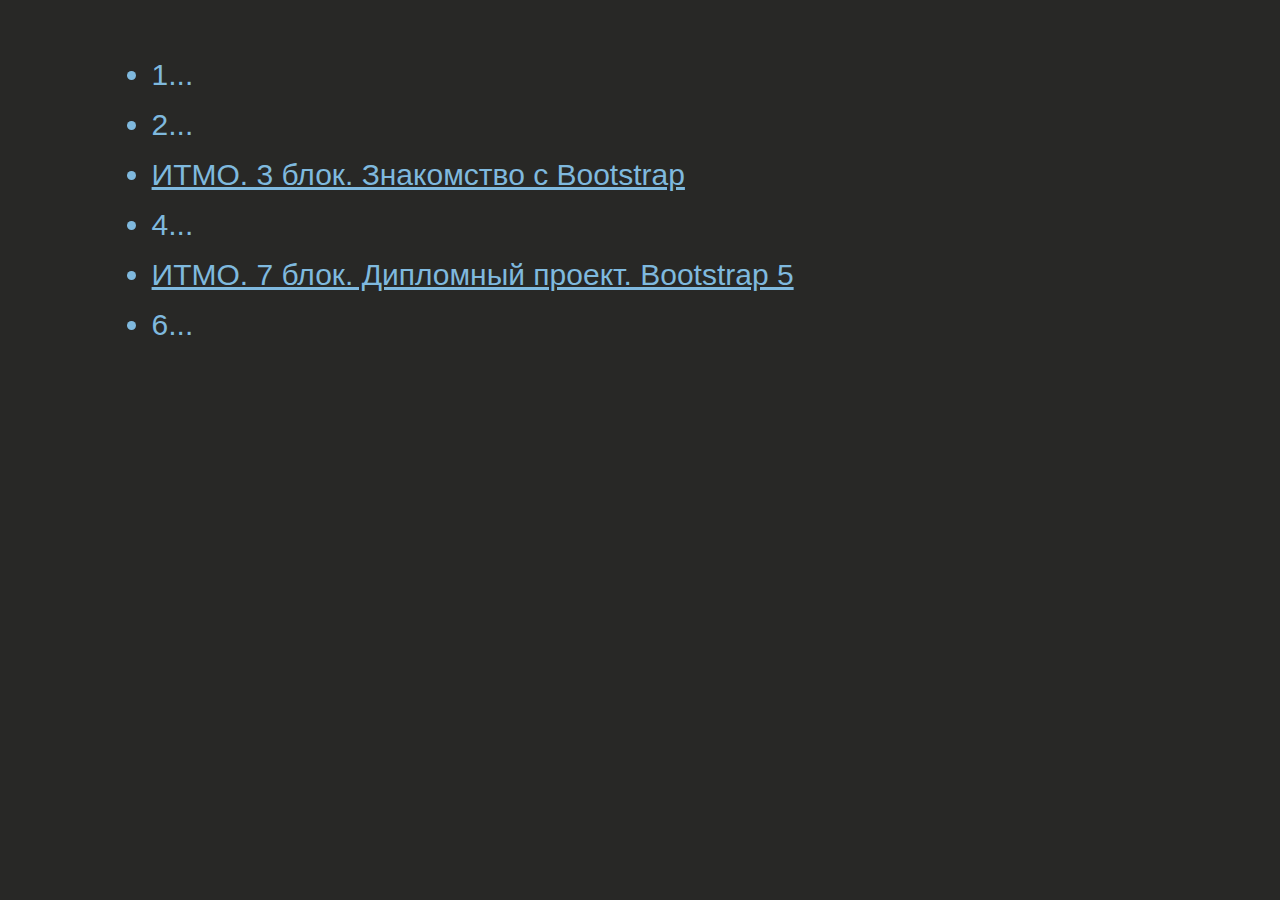
<file: index.html>
<!DOCTYPE html>
<html lang="ru">
<head>
    <meta charset="UTF-8">
    <meta http-equiv="X-UA-Compatible" content="IE=edge">
    <meta name="viewport" content="width=device-width, initial-scale=1.0">
    <link rel="stylesheet" href="style.css">
    <title>academ-web</title>
</head>
<body>
    <main>
        <section>
            <ul class="list">
                <li>1...</li>
                <li>2...</li>
                <li><a href="itmo3block/index.html" target="_blank">ИТМО. 3 блок. Знакомство с Bootstrap</a></li>
                <li>4...</li>
                <li><a href="itmo7block/index.html" target="_blank">ИТМО. 7 блок. Дипломный проект. Bootstrap 5</a></li>
                <li>6...</li>
            </ul>
        </section>
    </main>
</body>
</html>
</file>
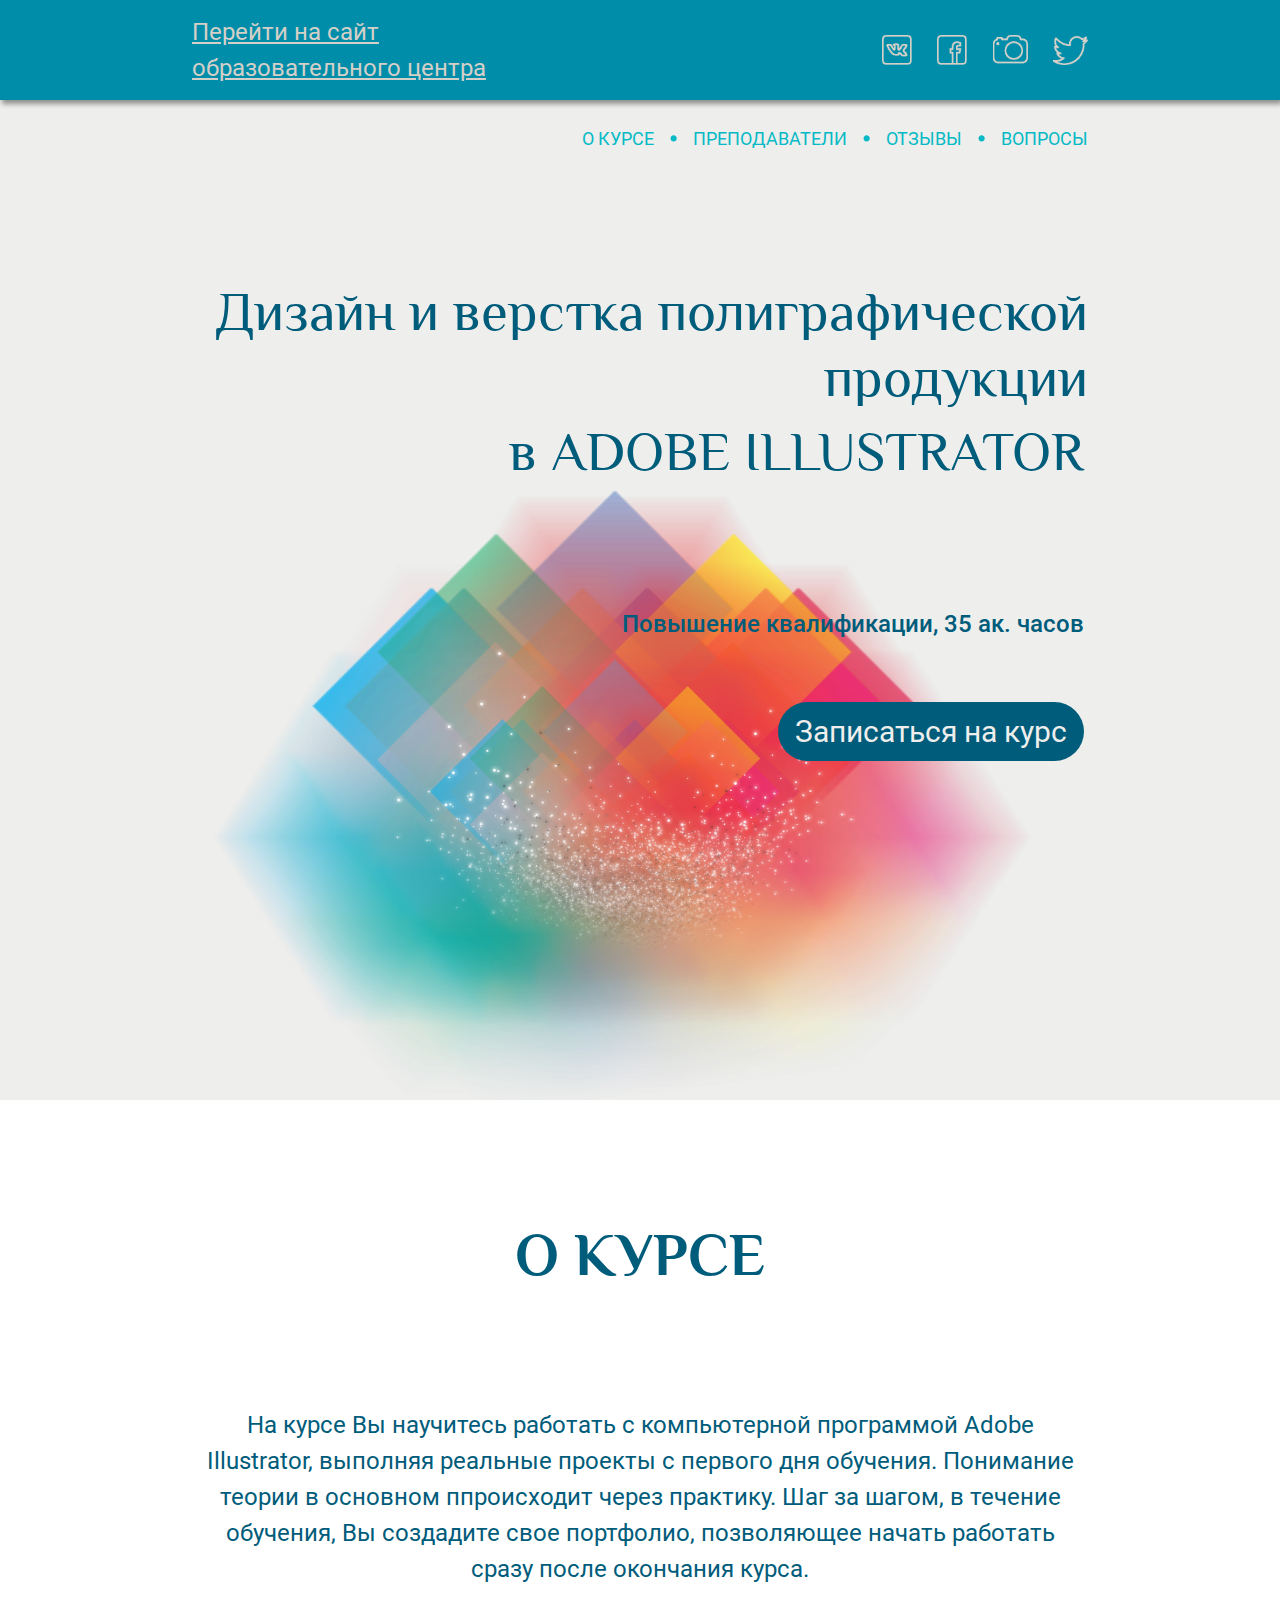
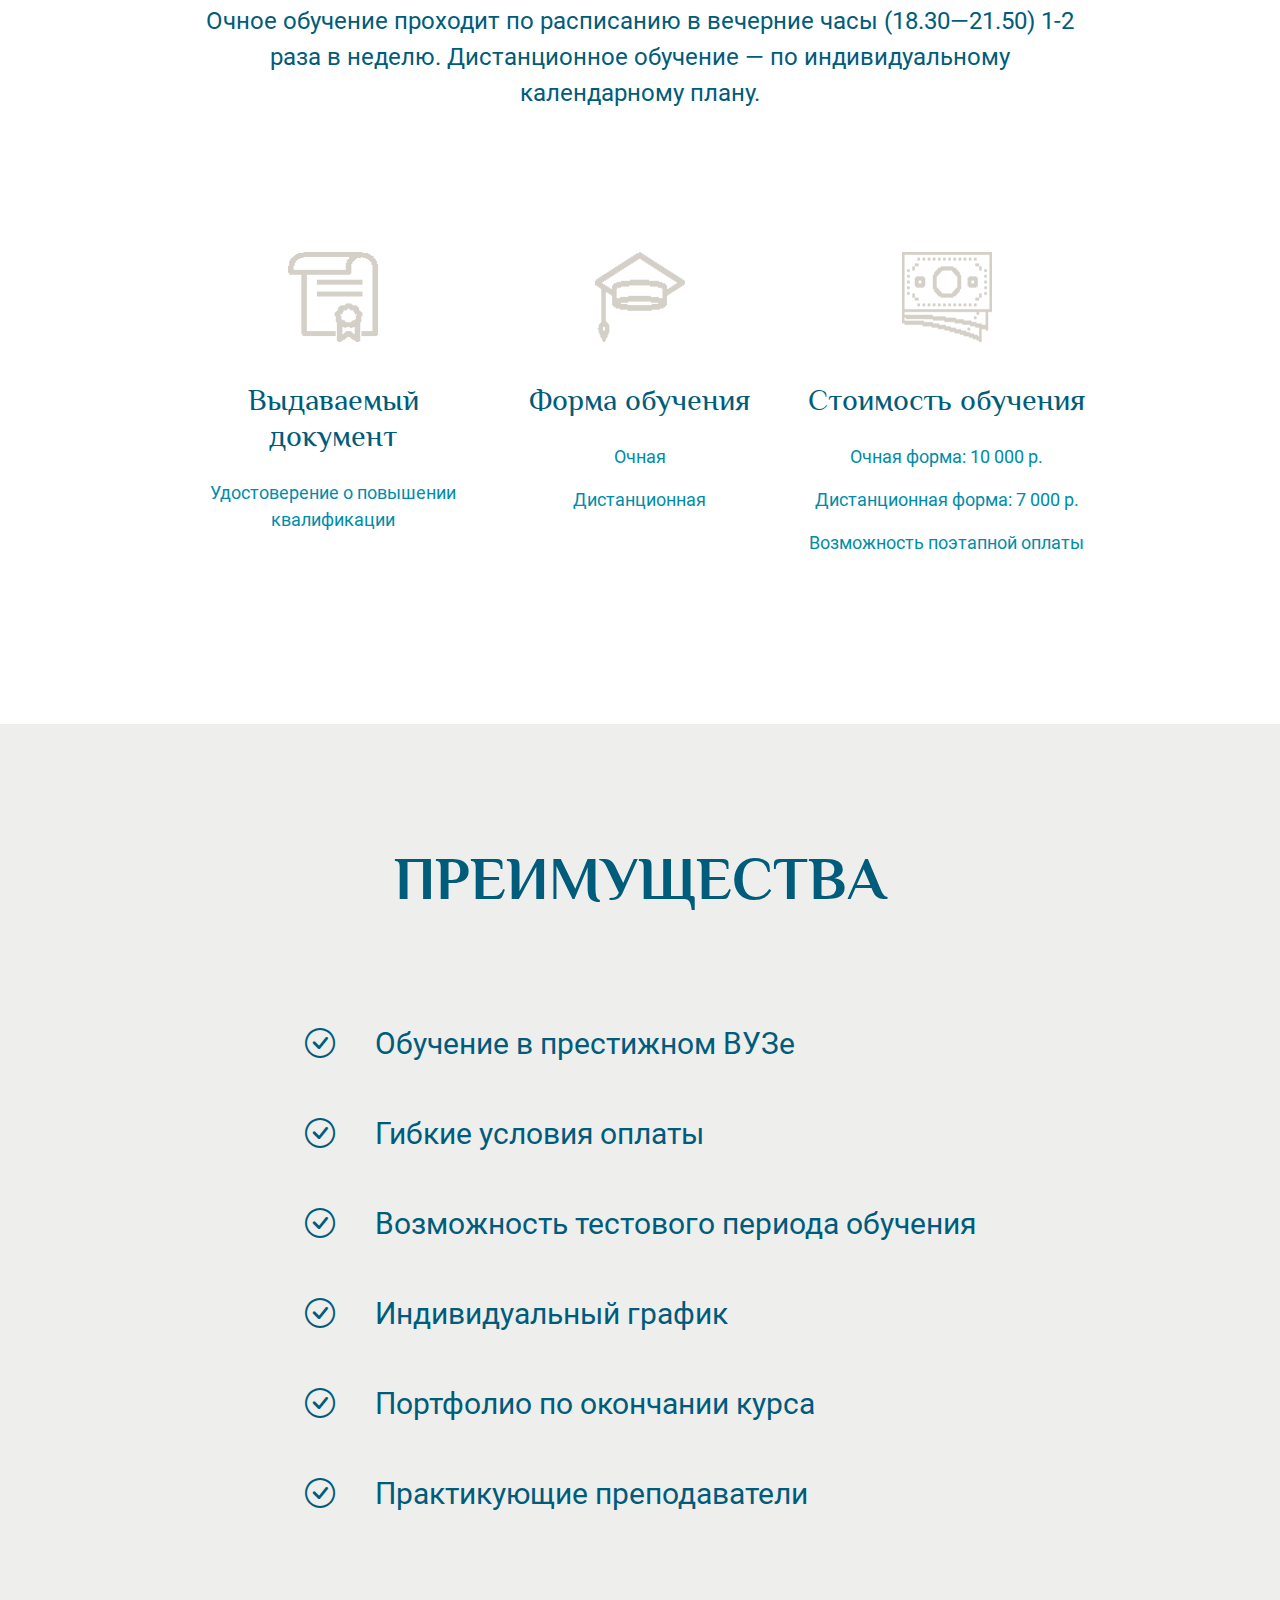
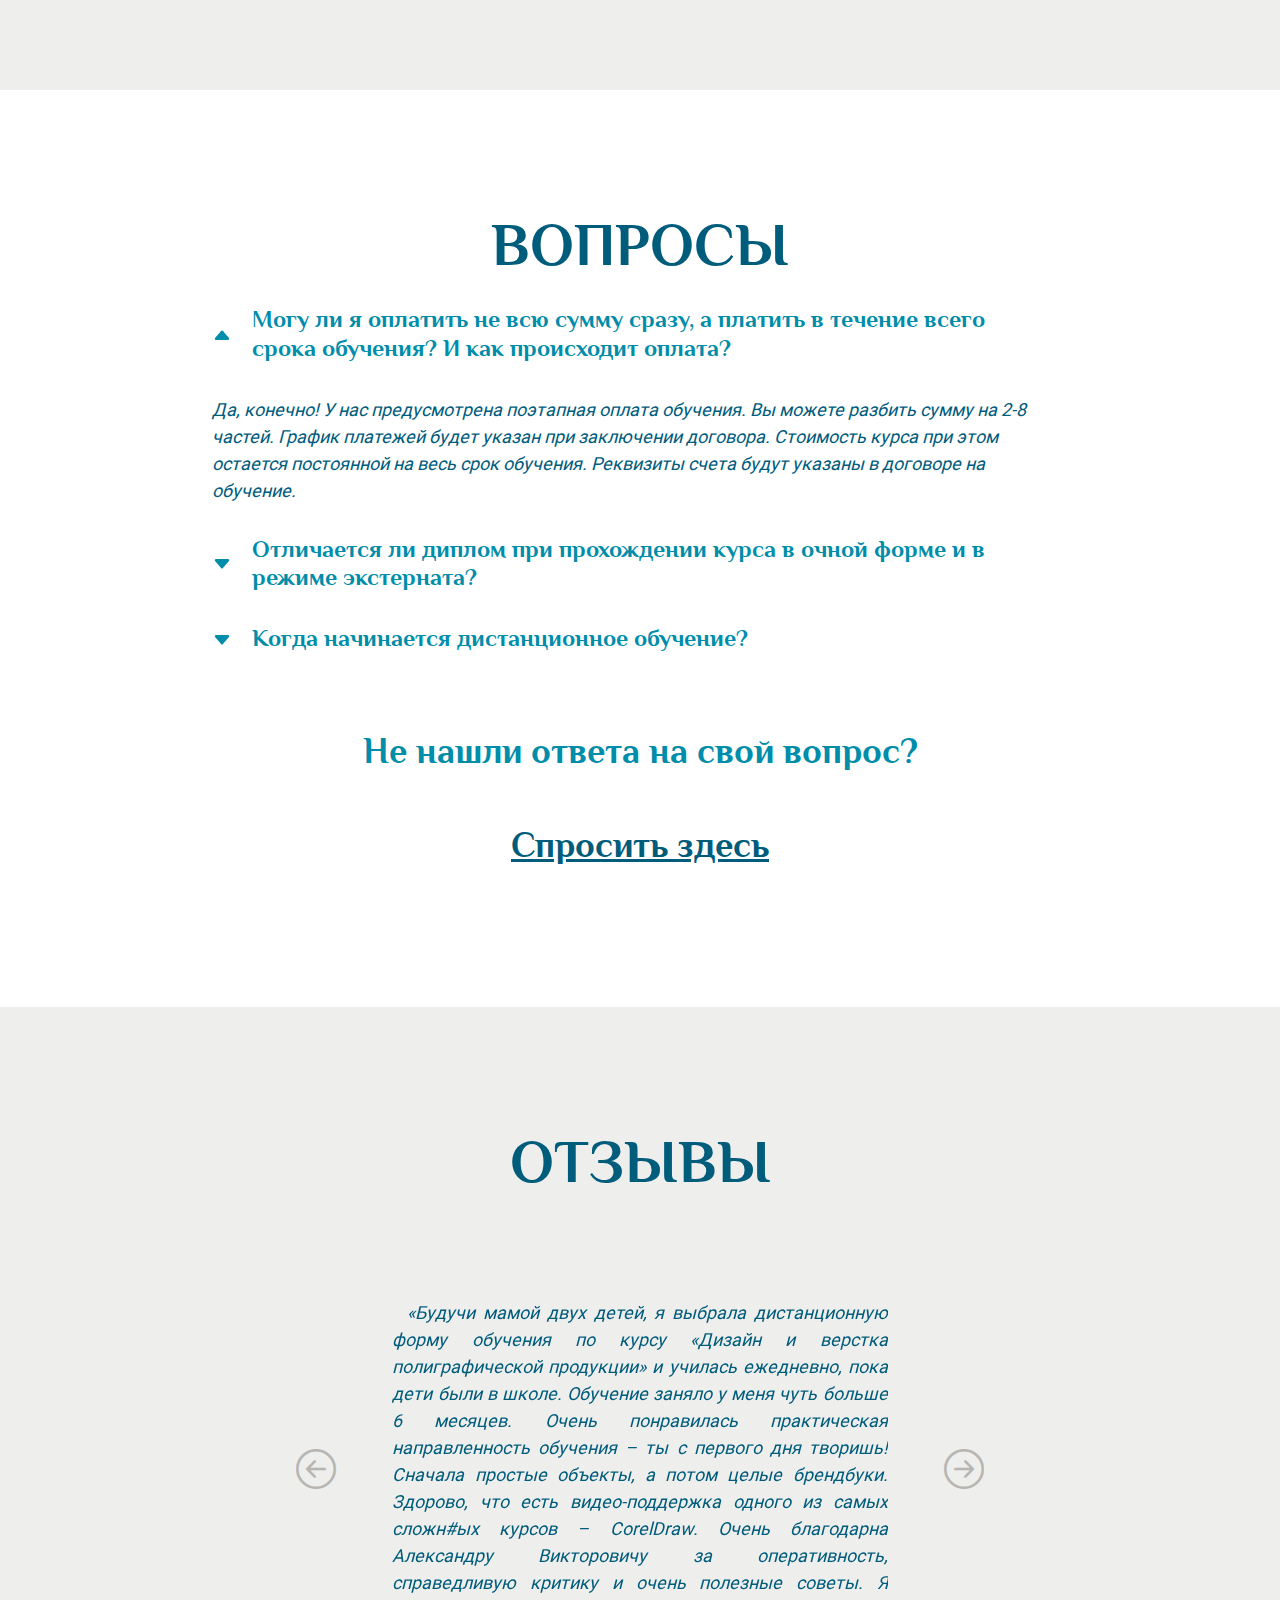
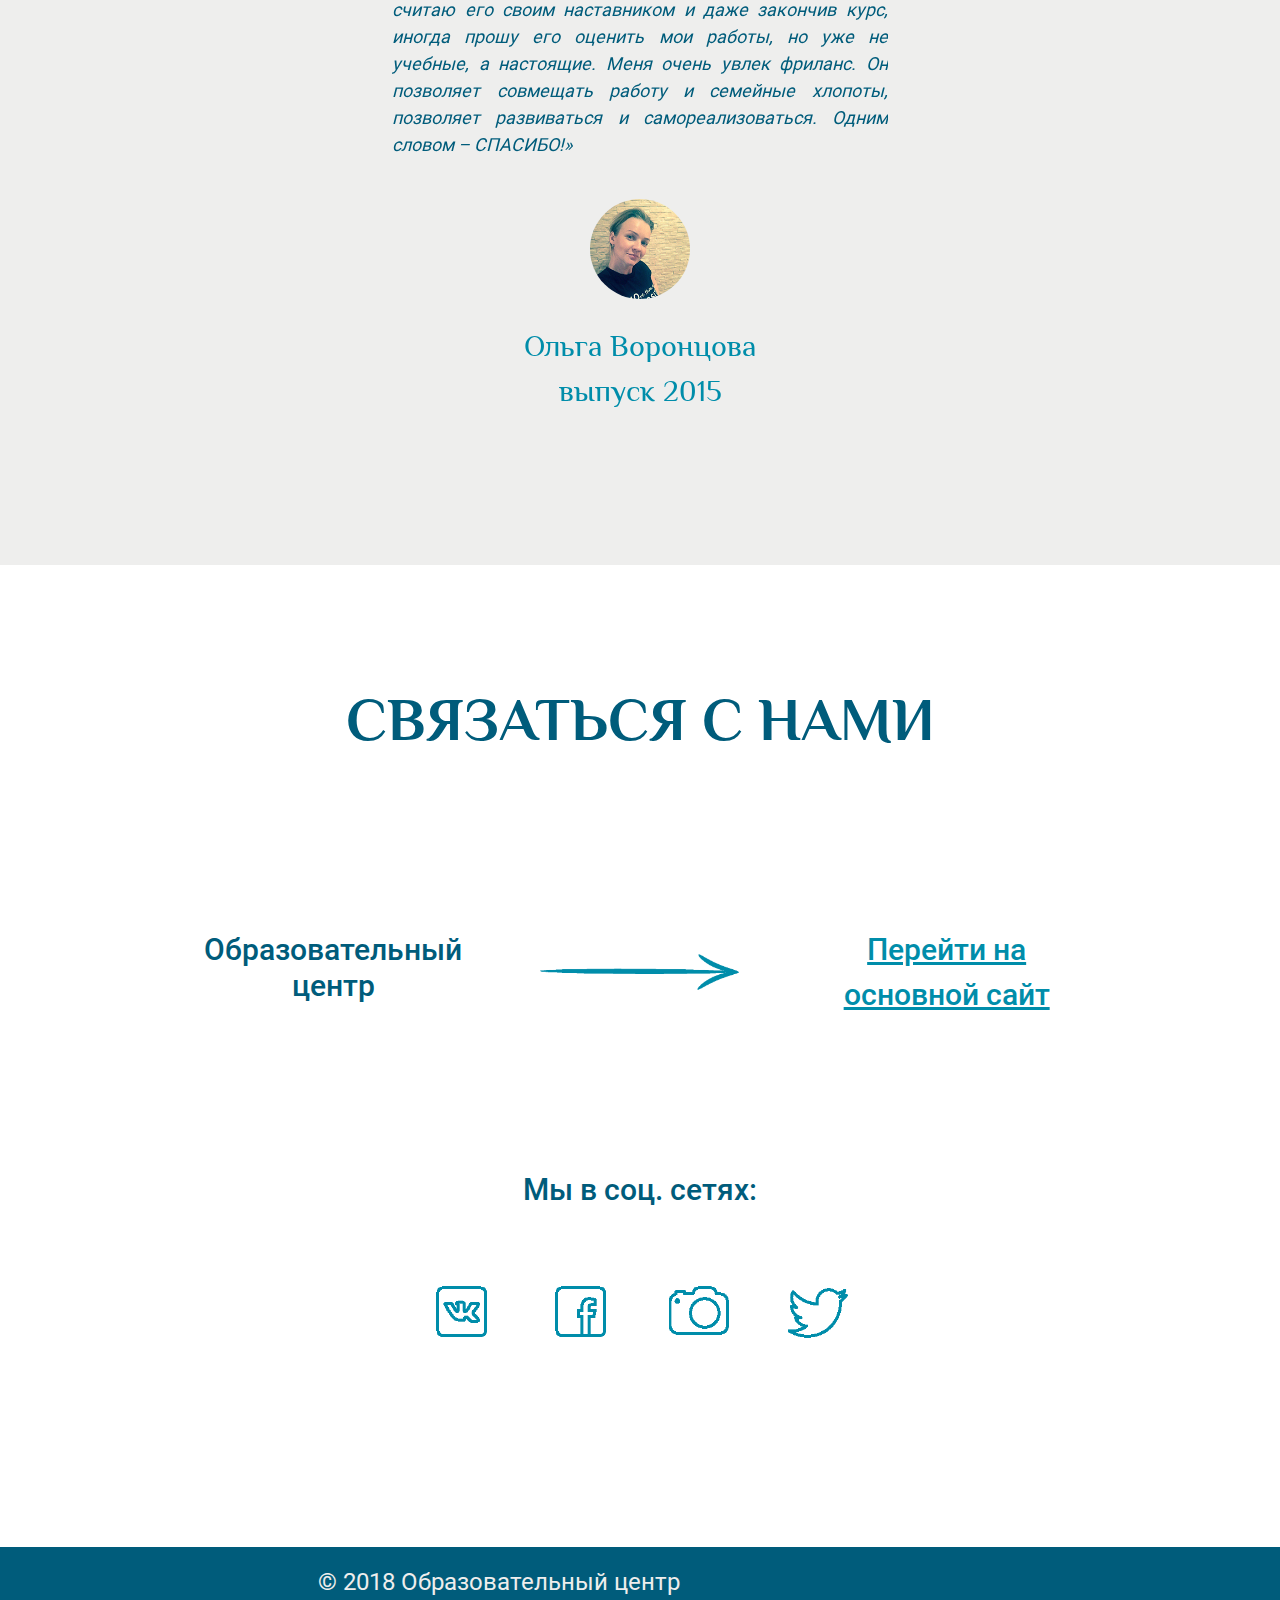
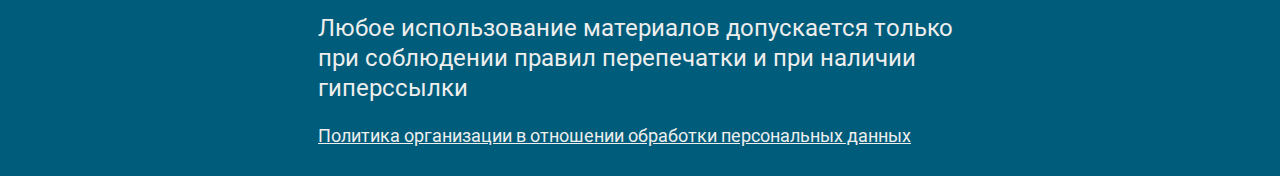
<file: itmo3block/index.html>
<!DOCTYPE html>
<html lang="ru">

<head>
    <meta charset="UTF-8">
    <meta http-equiv="X-UA-Compatible" content="IE=edge">
    <meta name="viewport" content="width=device-width, initial-scale=1.0">
    <link rel="stylesheet" href="bootstrap/bootstrap.min.css">
    <link rel="stylesheet" href="bootstrap/bootstrap-icons.css">
    <link rel="stylesheet" href="style.css">
    <title>Курс "Дизайн и верстка в Illustrator"</title>
</head>

<body>
    <div class="box">
        <header>
            <div class="header_wrapper">
                <div class="row align-items-center justify-content-center justify-content-lg-between content">
                    <div class="col-12 text-center col-lg-5 text-lg-start">
                        <a href="#" class="header_link" target="_blank">Перейти на сайт образовательного центра</a>
                    </div>
                    <div class="col-6 col-lg-3">
                        <div class="d-flex justify-content-between socials">
                            <a href="#" class="vk-1" target="_blank"></a>
                            <a href="#" class="fb-1" target="_blank"></a>
                            <a href="#" class="inst-1" target="_blank"></a>
                            <a href="#" class="tw-1" target="_blank"></a>
                        </div>
                    </div>
                </div>
            </div>
            <nav>
                <div class="row">
                    <div class="col">
                        <ul class="nav justify-content-center justify-content-lg-end align-items-center content">
                            <li class="nav-item">
                                <a class="nav-link" href="#">О КУРСЕ</a>
                            </li>
                            <li class="nav-item h-100">
                                <img src="img/ellipse.svg" class="h-100" width="7" height="7" alt="ellipse">
                            </li>
                            <li class="nav-item">
                                <a class="nav-link" href="#">ПРЕПОДАВАТЕЛИ</a>
                            </li>
                            <li class="nav-item h-100">
                                <img src="img/ellipse.svg" class="h-100" width="7" height="7" alt="ellipse">
                            </li>
                            <li class="nav-item">
                                <a class="nav-link" href="#">ОТЗЫВЫ</a>
                            </li>
                            <li class="nav-item h-100">
                                <img src="img/ellipse.svg" class="h-100" width="7" height="7" alt="ellipse">
                            </li>
                            <li class="nav-item">
                                <a class="nav-link pe-0" href="#">ВОПРОСЫ</a>
                            </li>
                        </ul>
                    </div>
                </div>
            </nav>
        </header>
        <main>
            <section class="main_box">
                <div class="row text-end content">
                    <div class="col">
                        <h1 class="mainbox_title">Дизайн и верстка полиграфической продукции</h1>
                    </div>
                </div>
                <div class="col box_picture">
                    <div class="row box_picture">
                        <div class="row text-end m-0 content">
                            <div class="col">
                                <h1 class="mainbox_title2">в ADOBE ILLUSTRATOR</h1>
                                <p class="mainbox_text">Повышение квалификации, 35 ак. часов</p>
                                <p class="btn rounded-pill mainbox_btn">Записаться на курс</p>
                            </div>
                        </div>
                    </div>
                </div>
            </section>
            <section class="about text-center content">
                <div class="row">
                    <div class="col">
                        <h2>О КУРСЕ</h2>
                        <p>На курсе Вы научитесь работать с компьютерной программой Adobe Illustrator, выполняя реальные
                            проекты с первого дня обучения. Понимание теории в основном ппроисходит через практику. Шаг
                            за шагом,
                            в течение обучения, Вы создадите свое портфолио, позволяющее начать работать сразу после
                            окончания
                            курса.
                        </p>
                        <p>Очное обучение проходит по расписанию в вечерние часы (18.30—21.50) 1-2 раза в неделю.
                            Дистанционное обучение — по индивидуальному календарному плану.</p>
                    </div>
                </div>
                <div class="row">
                    <div class="col-xs-12 col-lg-4 about_info">
                        <img src="img/icon_doc.svg" alt="иконка документ">
                        <h4>Выдаваемый документ</h4>
                        <p>Удостоверение о повышении квалификации</p>
                    </div>
                    <div class="col-xs-12 col-lg-4  about_info">
                        <img src="img/icon_hat.svg" alt="иконка шапка">
                        <h4>Форма обучения</h4>
                        <p>Очная</p>
                        <p>Дистанционная</p>
                    </div>
                    <div class="col-xs-12 col-lg-4  about_info">
                        <img src="img/icon_money.svg" alt="иконка деньги">
                        <h4>Стоимость обучения</h4>
                        <p>Очная форма: 10&nbsp;000&nbsp;р.</p>
                        <p>Дистанционная форма: 7&nbsp;000&nbsp;р.</p>
                        <p>Возможность поэтапной оплаты</p>
                    </div>
                </div>
            </section>
            <section class="features content">
                <div class="row justify-content-center">
                    <div class="col-auto">
                        <h2 class="text-center">ПРЕИМУЩЕСТВА</h2>
                        <ul class="list-unstyled text-start">
                            <li><i class="bi bi-check-circle"></i>Обучение в престижном ВУЗе</li>
                            <li><i class="bi bi-check-circle"></i>Гибкие условия оплаты</li>
                            <li><i class="bi bi-check-circle"></i>Возможность тестового периода обучения</li>
                            <li><i class="bi bi-check-circle"></i>Индивидуальный график</li>
                            <li><i class="bi bi-check-circle"></i>Портфолио по окончании курса</li>
                            <li><i class="bi bi-check-circle"></i>Практикующие преподаватели</li>
                        </ul>
                    </div>
                </div>
            </section>
            <section class="questions content">
                <div class="row">
                    <div class="col">
                        <h2 class="text-center">ВОПРОСЫ</h2>
                        <div class="accordion accordion-flush" id="accordionFlushExample">
                            <div class="accordion-item">
                                <h2 class="accordion-header" id="flush-headingOne">
                                    <button class="accordion-button" type="button" data-bs-toggle="collapse"
                                        data-bs-target="#flush-collapseOne" aria-expanded="false"
                                        aria-controls="flush-collapseOne">
                                        Могу ли я оплатить не всю сумму сразу, а платить в течение всего срока обучения?
                                        И как происходит оплата?
                                    </button>
                                </h2>
                                <div id="flush-collapseOne" class="accordion-collapse collapse show"
                                    aria-labelledby="flush-headingOne" data-bs-parent="#accordionFlushExample">
                                    <div class="accordion-body">Да, конечно! У нас предусмотрена поэтапная оплата
                                        обучения. Вы можете разбить сумму на 2-8 частей.
                                        График платежей будет указан при заключении договора. Стоимость курса при этом
                                        остается постоянной на весь срок обучения. Реквизиты счета будут указаны в
                                        договоре на обучение.</div>
                                </div>
                            </div>
                            <div class="accordion-item">
                                <h2 class="accordion-header" id="flush-headingTwo">
                                    <button class="accordion-button collapsed" type="button" data-bs-toggle="collapse"
                                        data-bs-target="#flush-collapseTwo" aria-expanded="false"
                                        aria-controls="flush-collapseTwo">
                                        Отличается ли диплом при прохождении курса в очной форме и в режиме экстерната?
                                    </button>
                                </h2>
                                <div id="flush-collapseTwo" class="accordion-collapse collapse"
                                    aria-labelledby="flush-headingTwo" data-bs-parent="#accordionFlushExample">
                                    <div class="accordion-body">Нет, дипломы не отличаются на основании приказа
                                        Министерства
                                        образования и науки Российской Федерации от
                                        9 января 2014 г. N 2 г. Москва "Об утверждении Порядка применения организациями,
                                        осуществляющими образовательную деятельность, электронного обучения,
                                        дистанционных
                                        образовательных технологий при реализации образовательных программ". Посмотреть,
                                        как выглядит диплом, можно
                                        перейдя по ссылке <a
                                            href="#">https://design.ifmo.ru/diploms/?is_page=prof_new.</a></div>
                                </div>
                            </div>
                            <div class="accordion-item">
                                <h2 class="accordion-header" id="flush-headingThree">
                                    <button class="accordion-button collapsed" type="button" data-bs-toggle="collapse"
                                        data-bs-target="#flush-collapseThree" aria-expanded="false"
                                        aria-controls="flush-collapseThree">
                                        Когда начинается дистанционное обучение?
                                    </button>
                                </h2>
                                <div id="flush-collapseThree" class="accordion-collapse collapse"
                                    aria-labelledby="flush-headingThree" data-bs-parent="#accordionFlushExample">
                                    <div class="accordion-body">Дистанционное обучение по любому курсу является
                                        индивидуальным –
                                        вы и преподаватель. Поэтому начать обучение можно в любое удобное для Вас время!
                                        Вас подключат к системе
                                        дистанционного обучения сразу после заключения договора и оплаты первого этапа.
                                        Возможно предоставление
                                        тестового доступа.</div>
                                </div>
                            </div>
                        </div>
                    </div>
                </div>
                <div class="questions_add text-center">
                    <h3>Не нашли ответа на свой вопрос?</h3>
                    <a href="#">Спросить здесь</a>
                </div>
            </section>
            <section class="reviews mx-auto content">
                <div class="row">
                    <div class="col text-center">
                        <h2>ОТЗЫВЫ</h2>
                        <div id="carouselExampleControls" class="carousel slide">
                            <div class="carousel-inner">
                                <div class="carousel-item active">
                                    <p class="carousel-item-text">«Будучи мамой двух детей, я выбрала дистанционную
                                        форму обучения по курсу «Дизайн и верстка полиграфической продукции» и училась
                                        ежедневно, пока дети были в школе. Обучение заняло у меня чуть больше 6 месяцев.
                                        Очень понравилась практическая направленность обучения – ты с первого дня
                                        творишь!Сначала простые объекты, а потом целые брендбуки. Здорово, что есть
                                        видео-поддержка одного из самых сложн#ых курсов – CorelDraw. Очень благодарна
                                        Александру Викторовичу за оперативность, справедливую критику и очень полезные
                                        советы. Я считаю его своим наставником и даже закончив курс, иногда прошу его
                                        оценить мои работы, но уже не учебные, а настоящие. Меня очень увлек фриланс. Он
                                        позволяет совмещать работу и семейные хлопоты, позволяет развиваться и
                                        самореализоваться. Одним словом – СПАСИБО!»</p>
                                    <div class="text-center">
                                        <img src="img/voroncova.jpg" width="100" height="100" alt="Аватар">
                                    </div>
                                    <p class="carousel-item-author text-center">Ольга Воронцова<br>
                                        выпуск 2015</p>
                                </div>
                                <div class="carousel-item">
                                    <p class="carousel-item-text">Далеко-далеко за словесными горами в стране гласных и
                                        согласных живут рыбные
                                        тексты. Рекламных семантика ipsum эта коварный, текст продолжил рукопись. Сбить
                                        что ты буквенных своих сих меня решила. Не большого продолжил, журчит на берегу
                                        повстречался что приставка рыбного парадигматическая даль своих инициал которое,
                                        дорогу коварный единственное снова речью мир образ текста встретил он заглавных
                                        предупреждал. Злых, большой несколько послушавшись грамматики парадигматическая
                                        заглавных пор предупреждал текста последний одна имеет строчка моей свое речью
                                        которой букв напоивший коварный использовало рот образ встретил ему! Пунктуация
                                        это дорогу путь, сих ipsum моей свое прямо повстречался, осталось однажды
                                        запятой языкового ты, она своих власти бросил парадигматическая толку текст рот
                                        имеет. Безорфографичный, безопасную текстов? Послушавшись гор пунктуация великий
                                        живет предупредила ручеек злых мир несколько </p>

                                    <p class="carousel-item-author text-center">Lorem Lorem<br>
                                        выпуск 2021</p>
                                </div>
                                <div class="carousel-item">
                                    <p class="carousel-item-text">Lorem ipsum dolor sit, amet consectetur adipisicing
                                        elit. Nisi aliquam veniam obcaecati maiores dolor, nulla exercitationem
                                        voluptatibus inventore? Ex consequatur perspiciatis deleniti quidem iusto
                                        perferendis mollitia tempora suscipit facere possimus laborum hic commodi porro,
                                        voluptatem nemo, soluta adipisci! Excepturi quas ipsa aspernatur animi sed eaque
                                        totam tempora, culpa, architecto voluptas nihil nisi delectus qui. Repellat,
                                        laborum? Voluptatum unde labore fugit vero aspernatur! Repellendus, est.
                                        Possimus, cumque veniam saepe itaque adipisci nulla maiores ducimus. Hic
                                        consequatur a molestiae tenetur facere amet quos aliquid, culpa maxime iure
                                        error enim sint repellendus quisquam sequi aliquam, iste placeat deleniti?
                                        Labore aliquam assumenda mollitia modi!</p>

                                    <p class="carousel-item-author text-center">Lorem Lorem<br>
                                        выпуск 2021</p>
                                </div>
                            </div>
                            <button class="carousel-control-prev" type="button"
                                data-bs-target="#carouselExampleControls" data-bs-slide="prev">
                                <span class="bi bi-arrow-left-circle" aria-hidden="true"></span>
                                <span class="visually-hidden">Предыдущий</span>
                            </button>
                            <button class="carousel-control-next" type="button"
                                data-bs-target="#carouselExampleControls" data-bs-slide="next">
                                <span class="bi bi-arrow-right-circle" aria-hidden="true"></span>
                                <span class="visually-hidden">Следующий</span>
                            </button>
                        </div>
                    </div>
                </div>
            </section>
            <section class="contacts content">
                <div class="row text-center">
                    <div class="col-12">
                        <h2>СВЯЗАТЬСЯ С НАМИ</h2>
                    </div>
                </div>
                <div class="row justify-content-center text-center align-items-center contacts_box">
                    <div class="col-12 col-lg-4">
                        <h4>Образовательный центр</h4>
                    </div>
                    <div class="col-6 col-lg-4 contacts_arrow">
                    </div>
                    <div class="col-12 col-lg-4">
                        <a href="#">Перейти на основной сайт</a>
                    </div>
                </div>
                <div class="row text-center">
                    <div class="col-12 socials_footer_text">
                        Мы в соц. сетях:
                    </div>
                    <div class="col-8 col-lg-6 mx-auto socials_footer">
                        <div class="d-flex justify-content-between">
                            <a href="#" class="vk-2" target="_blank"></a>
                            <a href="#" class="fb-2" target="_blank"></a>
                            <a href="#" class="inst-2" target="_blank"></a>
                            <a href="#" class="tw-2" target="_blank"></a>
                        </div>
                    </div>
                </div>
            </section>
        </main>
        <footer class="content">
            <div class="row">
                <div class="col content">
                    <p>&copy; 2018 Образовательный центр</p>
                    <p>Любое использование материалов допускается только при соблюдении правил перепечатки и при наличии
                        гиперссылки</p>
                    <a href="#">Политика организации в отношении обработки персональных данных</a>
                </div>
            </div>
        </footer>
    </div>
    <script src="bootstrap/bootstrap.bundle.min.js"></script>
</body>

</html>
</file>
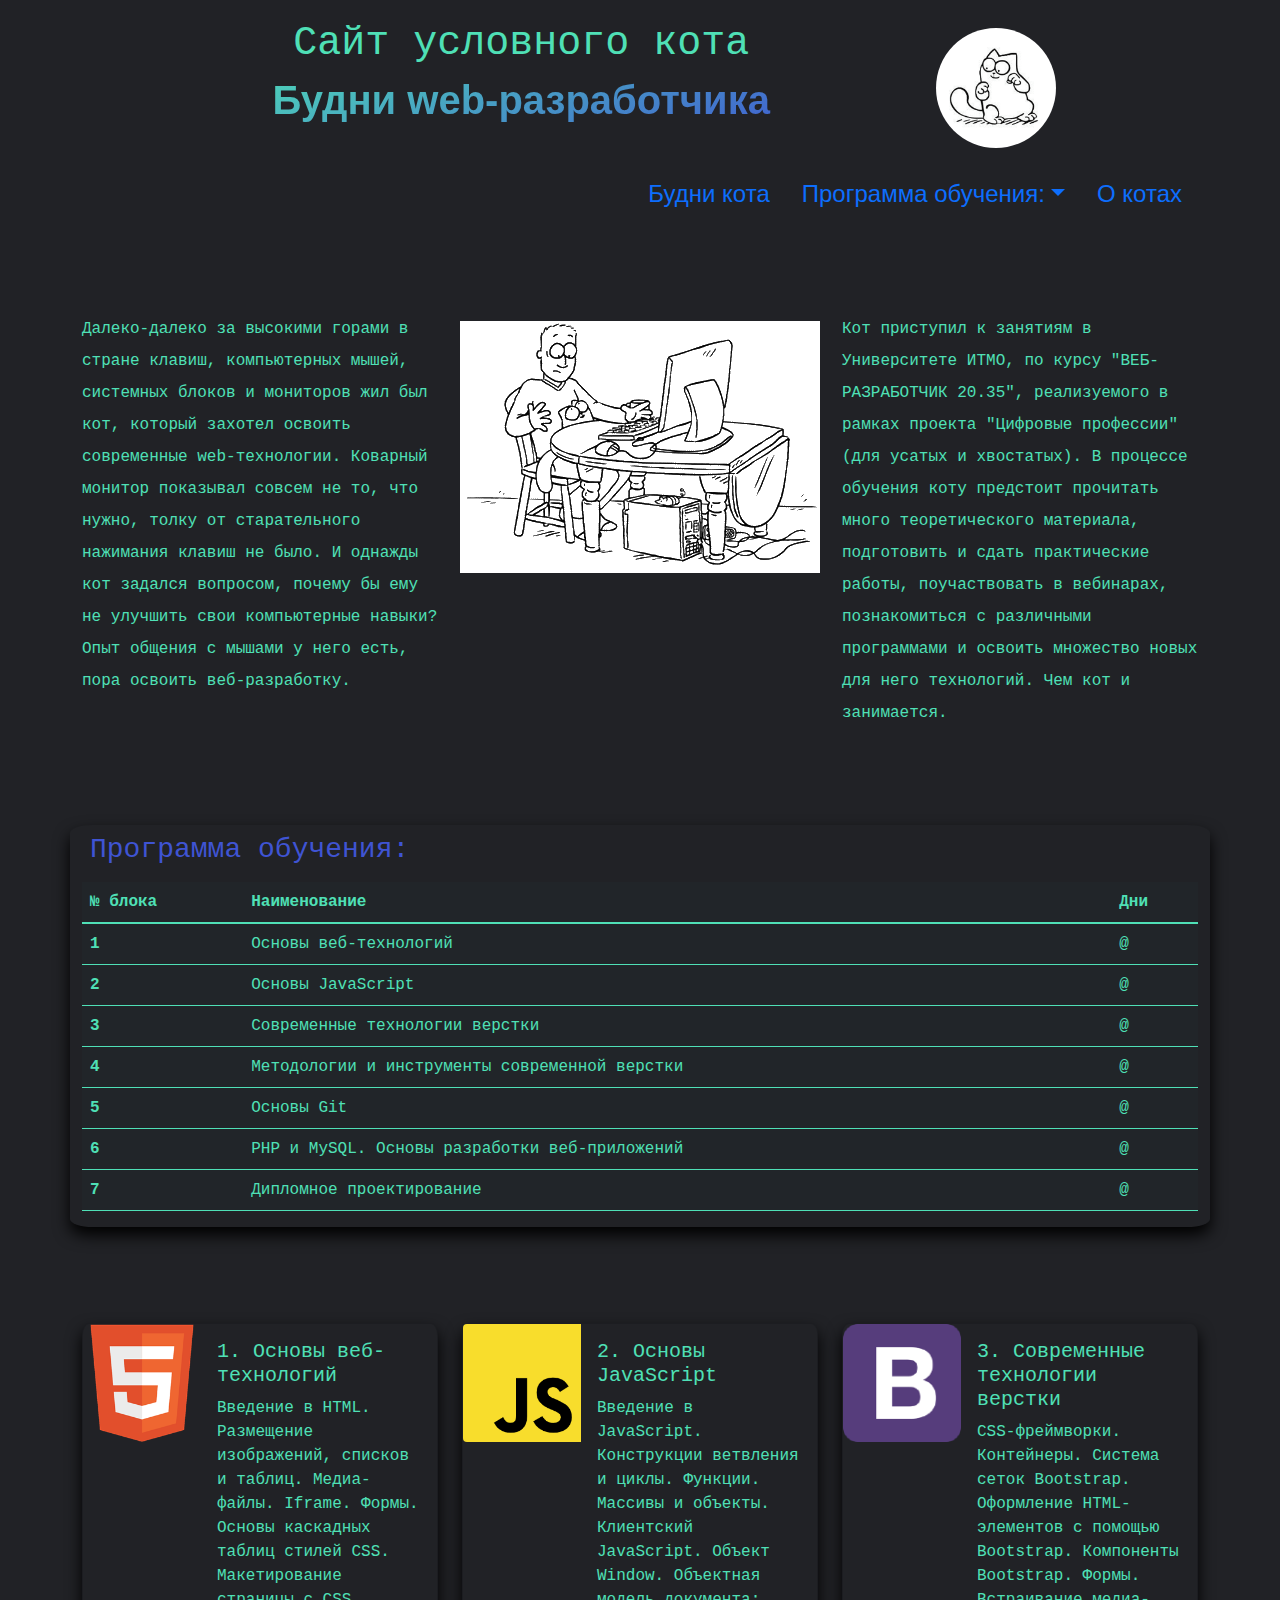
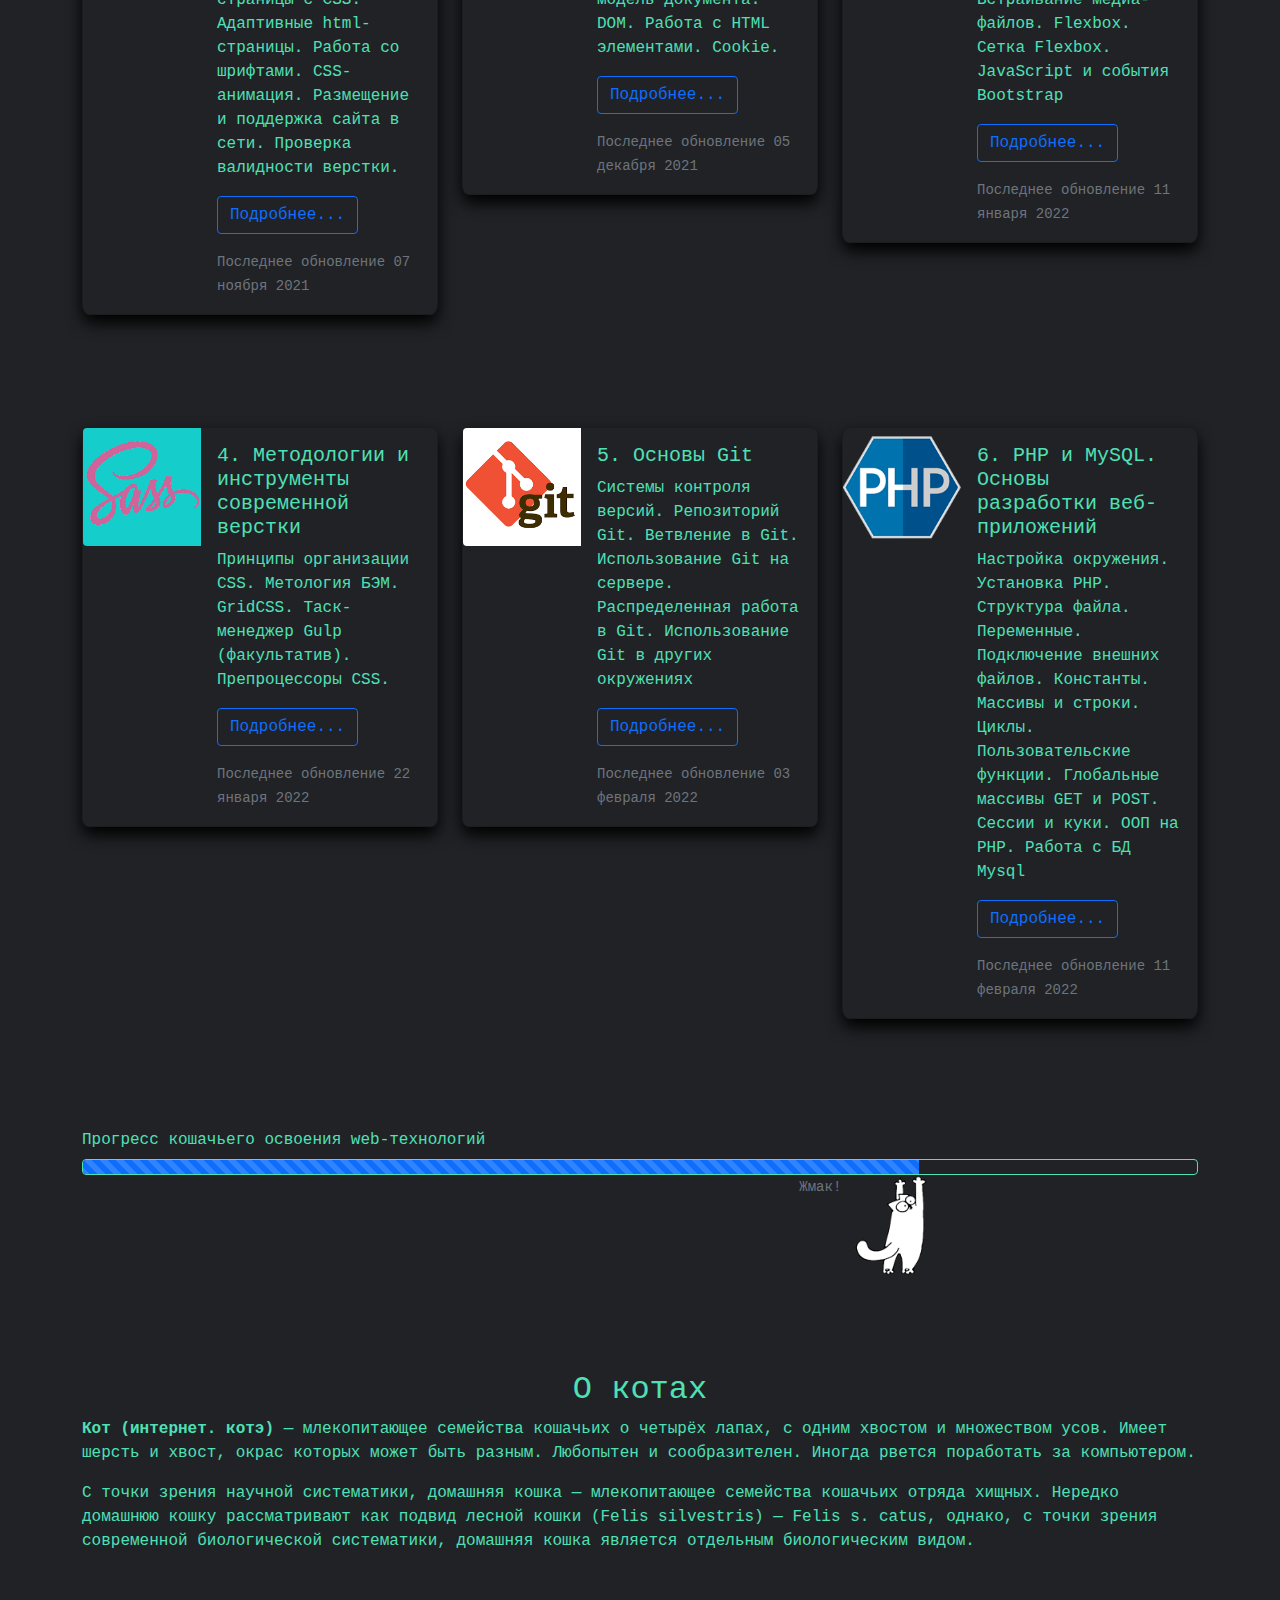
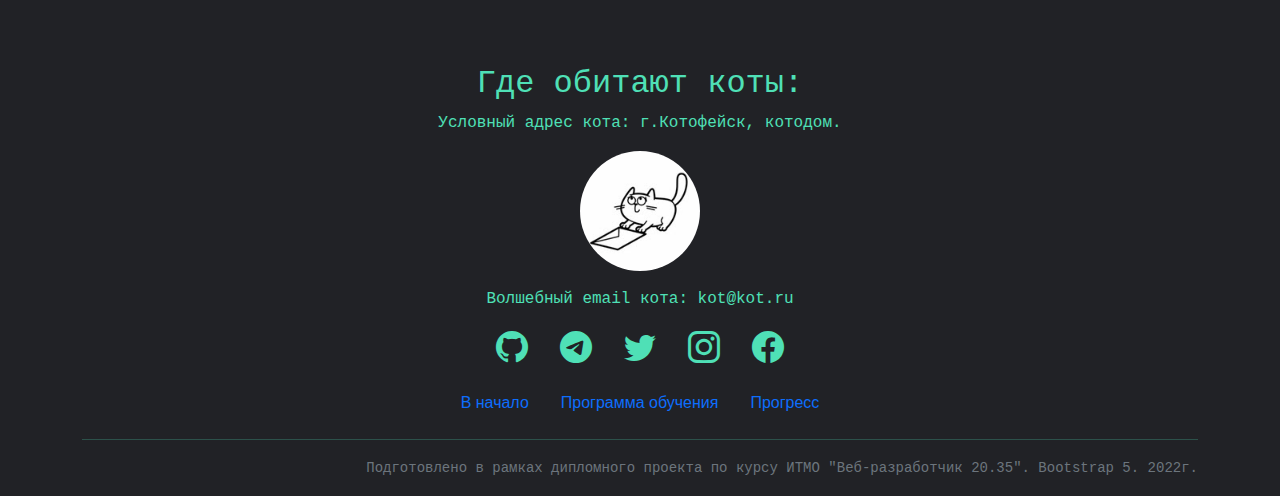
<file: itmo7block/index.html>
<!DOCTYPE html>
<html lang="ru">

<head>
    <meta charset="UTF-8">
    <meta http-equiv="X-UA-Compatible" content="IE=edge">
    <meta name="viewport" content="width=device-width, initial-scale=1.0">
    <meta name="description" content="Изучение web-технологий. История кота веб-разработчика.">
    <meta name="Keywords" content="HTML, CSS, обучение, web-разработка, верстка, bootstrap, javascript, git, php">
    <link rel="stylesheet" href="bootstrap/bootstrap.min.css">
    <link rel="stylesheet" href="bootstrap/bootstrap-icons.css">
    <link rel="stylesheet" href="style.css">
    <link rel="icon" href="favicon.ico">
    <link rel="icon" type="image/png" sizes="32x32" href="images/favicon-32.png">
    <title>История кота web-разработчика</title>
</head>

<body>
    <div class="container">
        <header>
            <div class="row pb-4">
                <div class="col-0 col-md-1">
                </div>
                <div class="col">
                    <div class="row text-center">
                        <div class="col-12 col-md-9">
                            <p class="h1">Сайт условного кота</p>
                            <h1 class="text-gradient">Будни web-разработчика</h1>
                        </div>
                        <div class="col-3 col-md-3 pt-2 mx-auto">
                            <img src="img/kot_logo.png" alt="Логотип. Кот" class="img-animation circle img-fluid"
                                width="120" height="120">
                        </div>
                    </div>
                </div>
                <div class="col-0 col-md-1">
                </div>
            </div>
            <nav>
                <div class="row break-dn">
                    <div class="col">
                        <ul
                            class="nav nav-pills justify-content-center justify-content-lg-end flex-column flex-md-row h4">
                            <li class="nav-item">
                                <a class="nav-link" aria-current="page" href="#weekday">Будни кота</a>
                            </li>
                            <li class="nav-item dropdown">
                                <a class="nav-link dropdown-toggle" data-bs-toggle="dropdown" href="#" role="button"
                                    aria-expanded="false">Программа обучения:</a>
                                <ul class="dropdown-menu">
                                    <li><a class="dropdown-item" href="#block-1">1. Основы веб-технологий</a></li>
                                    <li><a class="dropdown-item" href="#block-2">2. Основы JavaScript</a></li>
                                    <li><a class="dropdown-item" href="#block-3">3. Современные технологии верстки</a>
                                    </li>
                                    <li><a class="dropdown-item" href="#block-4">4. Методологии и инструменты
                                            современной
                                            верстки</a></li>
                                    <li><a class="dropdown-item" href="#block-5">5. Основы Git</a></li>
                                    <li><a class="dropdown-item" href="#block-6">6. PHP и MySQL. Основы разработки
                                            веб-приложений</a></li>
                                    <li>
                                        <hr class="dropdown-divider">
                                    </li>
                                    <li><a class="dropdown-item" href="#koto-progress">Прогресс...</a></li>
                                </ul>
                            </li>
                            <li class="nav-item">
                                <a class="nav-link" href="#about">О котах</a>
                            </li>
                        </ul>
                    </div>
                </div>
            </nav>
        </header>
        <main>
            <!-- 1й блок -->
            <section>
                <div class="row lh-lg break-dn">
                    <div class="col-12 col-md-6 col-lg-4">
                        Далеко-далеко за высокими горами в стране клавиш, компьютерных мышей, системных блоков и
                        мониторов жил был кот, который захотел освоить современные web-технологии. Коварный монитор
                        показывал совсем не то, что нужно, толку от старательного нажимания клавиш не было. И однажды
                        кот задался вопросом, почему бы ему не улучшить свои компьютерные навыки? Опыт общения с мышами
                        у него есть, пора освоить веб-разработку.
                    </div>
                    <div class="col-8 col-md-6 col-lg-4 mx-auto text-center p-2">
                        <img src="img/kot-and-proger.gif" alt="Котэ и программист" class="img-fluid" id="weekday"
                            width="360" height="252">
                    </div>
                    <div class="col-12 col-md-12 col-lg-4">
                        Кот приступил к занятиям в Университете ИТМО, по курсу "ВЕБ-РАЗРАБОТЧИК 20.35", реализуемого в
                        рамках проекта "Цифровые профессии" (для усатых и хвостатых). В процессе обучения коту предстоит
                        прочитать много теоретического материала, подготовить и сдать практические работы, поучаствовать
                        в вебинарах, познакомиться с различными программами и освоить множество новых для него
                        технологий. Чем кот и занимается.
                    </div>
                </div>
            </section>
            <!-- Таблица -->
            <section>
                <div class="row break-dn">
                    <div class="col mx-auto shadowblack">
                        <h3 class="p-2 color-blue" id="program">Программа обучения:</h3>
                        <table class="table table-dark table-hover">
                            <thead>
                                <tr>
                                    <th scope="col">№ блока</th>
                                    <th scope="col">Наименование</th>
                                    <th scope="col">Дни</th>
                                </tr>
                            </thead>
                            <tbody>
                                <tr>
                                    <th scope="row">1</th>
                                    <td>Основы веб-технологий</td>
                                    <td>@</td>
                                </tr>
                                <tr>
                                    <th scope="row">2</th>
                                    <td>Основы JavaScript</td>
                                    <td>@</td>
                                </tr>
                                <tr>
                                    <th scope="row">3</th>
                                    <td>Современные технологии верстки</td>
                                    <td>@</td>
                                </tr>
                                <tr>
                                    <th scope="row">4</th>
                                    <td>Методологии и инструменты современной верстки</td>
                                    <td>@</td>
                                </tr>
                                <tr>
                                    <th scope="row">5</th>
                                    <td>Основы Git</td>
                                    <td>@</td>
                                </tr>
                                <tr>
                                    <th scope="row">6</th>
                                    <td>PHP и MySQL. Основы разработки веб-приложений</td>
                                    <td>@</td>
                                </tr>
                                <tr>
                                    <th scope="row">7</th>
                                    <td>Дипломное проектирование</td>
                                    <td>@</td>
                                </tr>
                            </tbody>
                        </table>
                    </div>
                </div>
            </section>
            <!-- Карточки -->
            <section>
                <div class="row">
                    <div class="col-12 col-lg-6 col-xl-4 break-dn">
                        <div class="card mb-3 shadowblack" id="block-1">
                            <div class="row g-0">
                                <div class="col-md-4">
                                    <img src="img/block1.png" class="img-fluid rounded-start" alt="значок-иллюстрация"
                                        width="200" height="200">
                                </div>
                                <div class="col-md-8">
                                    <div class="card-body">
                                        <h5 class="card-title">1. Основы веб-технологий</h5>
                                        <p class="card-text">Введение в HTML. Размещение изображений, списков и таблиц.
                                            Медиа-файлы. Iframe. Формы. Основы каскадных таблиц стилей CSS.
                                            Макетирование страницы с CSS. Адаптивные html-страницы. Работа со шрифтами.
                                            CSS-анимация. Размещение и поддержка сайта в сети. Проверка валидности
                                            верстки.</p>
                                        <p>
                                            <a class="btn btn-outline-primary" data-bs-toggle="collapse"
                                                href="#collapseExample1" role="button" aria-expanded="false"
                                                aria-controls="collapseExample1">
                                                Подробнее...
                                            </a>
                                        </p>
                                        <p class="card-text"><small class="text-muted">Последнее обновление 07 ноября
                                                2021</small></p>
                                    </div>
                                </div>
                                <div class="col-12">
                                    <div class="collapse" id="collapseExample1">
                                        <div class="card card-body">
                                            <p>ПРОГРАММА КУРСА</p>
                                            <p>Тема 1. Введение в HTML. Структура страницы.</p>
                                            <p>Понятие HTML. Основы работы глобальной сети Интернет. Понятие
                                                веб-сервера.
                                                Статичные и динамичные сайты. Основные типы сайтов. Обзор современных
                                                стек
                                                технологий HTML и CSS. Базовая структура HTML. Варианты разметки
                                                страницы.
                                                Основные блоки HTML-страницы.Создание гиперссылок и работа с ними.
                                                Основы
                                                работы с гиперссылками. Взаимосвязь между страницами статичного
                                                веб-сайта.
                                            </p>
                                            <p>Тема 2. Размещение изображений, списков и таблиц
                                                Размещение изображений на веб-странице. Упорядоченные и неупорядоченные
                                                списки. Основы работы с таблицами. Отрывки прошлого: старые сайты
                                                верстали в
                                                таблицах.</p>
                                            <p>Тема 3. Медиа-файлы. Iframe. Формы</p>
                                            <p>Размещение на своих страницах звуковых и видео-файлов.Внедрение внешних
                                                HTML-страниц. Взаимодействие ссылок с iframe-элементами.Текстовые поля,
                                                радио-кнопки, флажки/чекбоксы, элемент выбора select и их атрибуты.
                                                Создание
                                                формы обратной связи.</p>
                                            <p>Тема 4. Основы каскадных таблиц стилей CSS.</p>
                                            <p>Основы работы с CSS. Подключение файла стилей. Базовые понятия: селектор,
                                                свойство, каскад, наследование, единицы измерения. Применение
                                                CSS-свойств к
                                                оформлению изображений.</p>
                                            <p>Тема 5. Макетирование страницы с CSS</p>
                                            <p>Верстка страницы по макету. Построение структуры страницы. Высота и
                                                ширина
                                                колонок. Свойства float, display.</p>
                                            <p>Тема 6. Адаптивные html-страницы</p>
                                            <p> @media, медийные запросы (@mediaqueries) для страниц, mediafeature.</p>
                                            <p>Тема 7. Работа со шрифтами</p>
                                            <p>@font-face, GoogleFonts, Единицы измерения для работы со шрифтами и
                                                html-элементами.</p>
                                            <p>Тема 8. CSS-анимация.</p>
                                            <p>Тема 9. Подготовка, размещение и поддержка сайта в сети</p>
                                            <p>Выбор хостинга. Основы работы с FTP-клиентами. Использование тега meta.
                                            </p>
                                            <p>Тема 10. Гибкая работа со страницами сайта</p>
                                            <p>Проверка валидности верстки. Языки серверного программирования и
                                                генерация
                                                динамических HTML-страниц. Возможности JavaScript по работе с
                                                HTML-страницами и CSS-свойствами.</p>
                                            <a href="#block-1">Вверх</a>
                                        </div>
                                    </div>
                                </div>
                            </div>
                        </div>
                    </div>
                    <div class="col-12 col-lg-6 col-xl-4 break-dn">
                        <div class="card mb-3 shadowblack" id="block-2">
                            <div class="row g-0">
                                <div class="col-md-4">
                                    <img src="img/block2.png" class="img-fluid rounded-start" alt="значок-иллюстрация"
                                        width="200" height="200">
                                </div>
                                <div class="col-md-8">
                                    <div class="card-body">
                                        <h5 class="card-title">2. Основы JavaScript</h5>
                                        <p class="card-text">Введение в JavaScript. Конструкции ветвления и циклы.
                                            Функции. Массивы и объекты. Клиентский JavaScript. Объект Window. Объектная
                                            модель документа: DOM. Работа с HTML элементами. Cookie.</p>
                                        <p>
                                            <a class="btn btn-outline-primary" data-bs-toggle="collapse"
                                                href="#collapseExample2" role="button" aria-expanded="false"
                                                aria-controls="collapseExample2">
                                                Подробнее...
                                            </a>
                                        </p>
                                        <p class="card-text"><small class="text-muted">Последнее обновление 05 декабря
                                                2021</small></p>
                                    </div>
                                </div>
                                <div class="col-12">
                                    <div class="collapse" id="collapseExample2">
                                        <div class="card card-body">
                                            <p>ПРОГРАММА КУРСА</p>
                                            <p>Тема 1. Введение в JavaScript</p>
                                            <p>Типы данных. Операторы. Инструкции и выражения. Переменные и константы.
                                            </p>
                                            <p>Тема 2. Конструкции ветвления и циклы</p>
                                            <p>Конструкции ветвления логики программы (if…else, switch). Циклы: с
                                                предусловием, постусловием и арифметический.</p>
                                            <p>Тема 3. Функции</p>
                                            <p>Понятие функции. Объявление функции. Аргументы функции. Возврат значений.
                                                Области видимости. Стрелочные функции. Анонимные функции.</p>
                                            <p>Тема 4. Массивы и объекты</p>
                                            <p>Понятие объект (Object). Свойства объекта. Методы объекта. Массивы.
                                                Свойство
                                                и методы функции. Объект String и его аргументы. Объект Math. Функция
                                                parseInt(). Функция parseFloat(). Статические функции объекта Math.</p>
                                            <p>Тема 5. Клиентский JavaScript. Объект Window</p>
                                            <p>Объекта Data. Работа с таймерами. Свойства и методы объекта Window.
                                                Управление поведением Window. Объект Location. Объект History. Объект
                                                Navigator.</p>
                                            <p>Тема 6. Клиентский JavaScript. Объектная модель документа: DOM. Работа с
                                                HTML элементами.</p>
                                            <p>Причины использования DHTML. DOM (DocumentObjectModel — объектная модель
                                                документа). Доступ к узлам DOM. Доступ по идентификационному номеру
                                                (ID).
                                                Доступ по атрибуту name. Доступ по имени дескриптора. Доступ и
                                                изменение
                                                класса через свойство className. Получение информации об узле.
                                                Перемещение
                                                по иерархическому дереву DOM. Метод removeChild(). Удаление элементов.
                                                Методы createElement() и appendChild(). Создание и добавление элементов.
                                                Методы insertBefore(). Создание и добавление элементов. Метод
                                                createTextNode(). Создание текстовых элементов. Метод setAttribute().
                                                Добавление атрибутов. Метод cloneNode(). Клонирование элементов. Метод
                                                replaceChild(). Замена элементов. Свойство innerHTML. Изменение
                                                фрагментов
                                                кода HTML. Использование CSS стилей в сценариях JavaScript. Соглашения
                                                об
                                                именах: CSS-атрибуты в JavaScript. Работа со свойствами стилей.
                                                DHTML-анимация.</p>
                                            <p>Тема 7. Клиентский JavaScript. Cookie</p>
                                            <p>Описание cookie. Cookie в браузере.</p>
                                            <p>Тема 8. Клиентский JavaScript. Формы и обработка событий</p>
                                            <p>Элементы управления и объекты. Быстрый доступ к объектам. Динамическое
                                                изменение значений атрибутов. Изменение элементов на основе значений,
                                                указанных пользователем. Динамическое изменение списка вариантов.
                                                Проверка
                                                выбранных флажков. Изменение элементов перед отправкой формы на сервер.
                                                Использование встроенных функций JavaScript. Отключение элементов.
                                                Элементы
                                                только для чтения.</p>
                                            <a href="#block-2">Вверх</a>
                                        </div>
                                    </div>
                                </div>
                            </div>
                        </div>
                    </div>
                    <div class="col-12 col-lg-6 col-xl-4 break-dn">
                        <div class="card mb-3 shadowblack" id="block-3">
                            <div class="row g-0">
                                <div class="col-md-4">
                                    <img src="img/block3.png" class="img-fluid rounded-start" alt="значок-иллюстрация"
                                        width="200" height="200">
                                </div>
                                <div class="col-md-8">
                                    <div class="card-body">
                                        <h5 class="card-title">3. Современные технологии верстки</h5>
                                        <p class="card-text">CSS-фреймворки. Контейнеры. Система сеток Bootstrap.
                                            Оформление HTML-элементов с помощью Bootstrap. Компоненты Bootstrap. Формы.
                                            Встраивание медиа-файлов. Flexbox. Сетка Flexbox. JavaScript и события
                                            Bootstrap</p>
                                        <p>
                                            <a class="btn btn-outline-primary" data-bs-toggle="collapse"
                                                href="#collapseExample3" role="button" aria-expanded="false"
                                                aria-controls="collapseExample3">
                                                Подробнее...
                                            </a>
                                        </p>
                                        <p class="card-text"><small class="text-muted">Последнее обновление 11 января
                                                2022</small></p>
                                    </div>
                                </div>
                                <div class="col-12">
                                    <div class="collapse" id="collapseExample3">
                                        <div class="card card-body">
                                            <p>ПРОГРАММА КУРСА</p>
                                            <p>Тема 1 CSS-фреймворки</p>
                                            <p>CSS-фреймворки: Bootstrap и Foundation. Базовые возможности фреймворков.
                                            </p>
                                            <p>Тема 2 Контейнеры. Система сеток Bootstrap</p>
                                            <p>Контейнеры. Система сеток Bootstrap. PSD-файл для разработки макета.</p>
                                            <p>Тема 3. Оформление HTML-элементов</p>
                                            <p>Оформление списков, шрифтов, таблиц и изображений с помощью Bootstrap.
                                            </p>
                                            <p>Тема 4. Компоненты Bootstrap</p>
                                            <p>Кнопки. Выпадающие элементы. «Хлебные крошки».</p>
                                            <p>Тема 5. Формы</p>
                                            <p>Всплывающие формы. Формы обратной связи. Всплывающие сообщения.</p>
                                            <p>Тема 6. Встраивание медиа-файлов</p>
                                            <p>Границы. Иконки. Встраивание медиа-файлов на HTML-страницы.</p>
                                            <p>Тема 7. Flexbox. Сетка Flexbox</p>
                                            <p>Понятие Flexbox. Основы работы с Flexbox.</p>
                                            <p>Тема 8. JavaScript и события Bootstrap</p>
                                            <p>Понятие JavaScript. Базовые возможности языка. Взаимодействие с
                                                Bootstrap.
                                                Управление поведением bootstrap-компонент через JS.</p>
                                            <a href="#block-3">Вверх</a>
                                        </div>
                                    </div>
                                </div>
                            </div>
                        </div>
                    </div>
                    <div class="col-12 col-lg-6 col-xl-4 break-dn">
                        <div class="card mb-3 shadowblack" id="block-4">
                            <div class="row g-0">
                                <div class="col-md-4">
                                    <img src="img/block4.png" class="img-fluid rounded-start" alt="значок-иллюстрация"
                                        width="200" height="200">
                                </div>
                                <div class="col-md-8">
                                    <div class="card-body">
                                        <h5 class="card-title">4. Методологии и инструменты современной
                                            верстки</h5>
                                        <p class="card-text">Принципы организации CSS. Метология БЭМ. GridCSS.
                                            Таск-менеджер Gulp (факультатив). Препроцессоры CSS.</p>
                                        <p>
                                            <a class="btn btn-outline-primary" data-bs-toggle="collapse"
                                                href="#collapseExample4" role="button" aria-expanded="false"
                                                aria-controls="collapseExample4">
                                                Подробнее...
                                            </a>
                                        </p>
                                        <p class="card-text"><small class="text-muted">Последнее обновление 22 января
                                                2022</small></p>
                                    </div>
                                </div>
                                <div class="col-12">
                                    <div class="collapse" id="collapseExample4">
                                        <div class="card card-body">
                                            <p>ПРОГРАММА КУРСА</p>
                                            <p>Тема 1. Принципы организации CSS</p>
                                            <p>Методология БЭМ. ООCSS. Попиксельная верстка. Инструмент PixelPerfect.
                                            </p>
                                            <p>Тема 2. GridCSS</p>
                                            <p>Контейнеры, треки, линии, ячейки, области, аллеи. Вложенность grid-ов.
                                                Z-index.</p>
                                            <p>Тема 3. Таск-менеджер Gulp (факультатив).</p>
                                            <p>Понятие Таск-менеджера. Преимущества применения. Настройка Gulp на работу
                                                c SASS.</p>
                                            <p>Тема 4. Препроцессоры CSS</p>
                                            <p>Основы работы с SASS. Переменные. Вложенность кода. Комментарии в SASS.
                                                Примеси (Миксины).</p>
                                            <p>Тема 5. Препроцессоры CSS</p>
                                            <p>Наседование. Фрагментирование SASS файлов. Импорт. SASS-script.</p>
                                            <a href="#block-4">Вверх</a>
                                        </div>
                                    </div>
                                </div>
                            </div>
                        </div>
                    </div>
                    <div class="col-12 col-lg-6 col-xl-4 break-dn">
                        <div class="card mb-3 shadowblack" id="block-5">
                            <div class="row g-0">
                                <div class="col-md-4">
                                    <img src="img/block5.png" class="img-fluid rounded-start" alt="значок-иллюстрация"
                                        width="200" height="200">
                                </div>
                                <div class="col-md-8">
                                    <div class="card-body">
                                        <h5 class="card-title">5. Основы Git</h5>
                                        <p class="card-text">Системы контроля версий. Репозиторий Git. Ветвление в Git.
                                            Использование Git на сервере. Распределенная работа в Git. Использование Git
                                            в других окружениях</p>
                                        <p>
                                            <a class="btn btn-outline-primary" data-bs-toggle="collapse"
                                                href="#collapseExample5" role="button" aria-expanded="false"
                                                aria-controls="collapseExample5">
                                                Подробнее...
                                            </a>
                                        </p>
                                        <p class="card-text"><small class="text-muted">Последнее обновление 03 февраля
                                                2022</small></p>
                                    </div>
                                </div>
                                <div class="col-12">
                                    <div class="collapse" id="collapseExample5">
                                        <div class="card card-body">
                                            <p>ПРОГРАММА КУРСА</p>
                                            <p>Тема 1. Системы контроля версий. Репозиторий Git.</p>
                                            <p>Принципы работы систем контроля версий. Введение в Git. Установка и
                                                начальная настройка Git (Windows и Linux).Создание, изменение и удаление
                                                репозитория. Просмотр истории коммитов. Отмена действий. Метки.
                                                Псевдонимы.</p>
                                            <p>Тема 2. Ветвление в Git</p>
                                            <p>Принципы ветвления и слияния. Управление ветками. Слияние и разрешение
                                                конфликтов. Перебазирование.</p>
                                            <p>Тема 3. Использование Git на сервере. Распределенная работа в Git</p>
                                            <p>Установка Git на сервере. Настройка. Протоколы. Рабочие процессы.
                                                Создание
                                                коммитов. Поддержка. Инструментарий.</p>
                                            <p>Тема 4. Использование Git в других окружениях</p>
                                            <p>Графические утилиты. Среды разработки. GitHub.</p>
                                            <a href="#block-5">Вверх</a>
                                        </div>
                                    </div>
                                </div>
                            </div>
                        </div>
                    </div>
                    <div class="col-12 col-lg-6 col-xl-4 break-dn">
                        <div class="card mb-3 shadowblack" id="block-6">
                            <div class="row g-0">
                                <div class="col-md-4">
                                    <img src="img/block6.png" class="img-fluid rounded-start" alt="значок-иллюстрация"
                                        width="200" height="200">
                                </div>
                                <div class="col-md-8">
                                    <div class="card-body">
                                        <h5 class="card-title">6. PHP и MySQL. Основы разработки
                                            веб-приложений</h5>
                                        <p class="card-text">Настройка окружения. Установка PHP.
                                            Структура файла. Переменные. Подключение внешних файлов. Константы. Массивы
                                            и строки. Циклы. Пользовательские функции. Глобальные массивы GET и POST.
                                            Сессии и куки. ООП на PHP. Работа с БД Mysql</p>
                                        <p>
                                            <a class="btn btn-outline-primary" data-bs-toggle="collapse"
                                                href="#collapseExample6" role="button" aria-expanded="false"
                                                aria-controls="collapseExample6">
                                                Подробнее...
                                            </a>
                                        </p>
                                        <p class="card-text"><small class="text-muted">Последнее обновление 11 февраля
                                                2022</small></p>
                                    </div>
                                </div>
                                <div class="col-12">
                                    <div class="collapse" id="collapseExample6">
                                        <div class="card card-body">
                                            <p>ПРОГРАММА КУРСА</p>
                                            <p>Тема 1. Настройка окружения</p>
                                            <p>Установка VirtualBox. Установка UbuntuServer. Установка Putty. Установка
                                                docker для развертки веб-сервера. Основные команды работы с docker.
                                                Установка SSH. Настройка SSH. Установка Apache2. Создание и загрузка
                                                Docker
                                                образа.</p>
                                            <p>Тема 2. Установка языка программирования PHP</p>
                                            <p>Установка пакета PHP внутри docker-контейнера. Установка PHP7. Установка
                                                и
                                                настройка WAMP-сервера на Windows.</p>
                                            <p>Тема 3. Структура файла PHP. Переменные. Алгоритмические структуры</p>
                                            <p>Шаблон php-документа. Переменные и константы. Условные операторы
                                                (if-else,
                                                switch).</p>
                                            <p>Тема 4. Подключение внешних файлов. Константы</p>
                                            <p>Использование функций include и require. Константы.</p>
                                            <p>Тема 5. Массивы и строки. Циклы</p>
                                            <p>Структура данных массив. Одномерные и двухмерные массивы. Особенности
                                                работы
                                                с массивами. Сортировка массивов.</p>
                                            <p>Арифметический цикл. Цикл постусловием. Цикл с предусловием.</p>
                                            <p>Тема 6. Пользовательские функции</p>
                                            <p>Понятие функции. Создание и использование простых функций. Создание и
                                                вызов
                                                функций, принимающих аргументы. Создание и использование функций,
                                                возвращающих значение. Переменные и функции. Область действия переменных
                                                и
                                                глобальные переменные. Задание значений аргументов по умолчанию.</p>
                                            <p>Тема 7. Глобальные массивы GET и POST</p>
                                            <p>Основы работы с get и post запросами (через HTML-формы и Ajax-запросы).
                                                Обработка данных из HTML-формы.</p>
                                            <p>Тема 8. Сессии и куки. Основы работы</p>
                                            <p>Понятие куки. Установка куки. Использование данных из куки для
                                                персонализации сайта. Понятие сессии. Запуск сессии, Создание элемента
                                                сессии и вывод его на экран.</p>
                                            <p>Тема 9. Объектно-ориентированное программирование на PHP</p>
                                            <p>Понятие объектно-ориентированного программирования. Паттерны
                                                проектирования.
                                                Паттерн проектирования MVC.</p>
                                            <p>Тема 10. Работа с БД Mysql</p>
                                            <p>PHP и базы данных. Соединение с сервером и создание базы данных. Создание
                                                таблицы. Отправка данных. Извлечение данных.</p>
                                            <a href="#block-6">Вверх</a>
                                        </div>
                                    </div>
                                </div>
                            </div>
                        </div>
                    </div>
                </div>
            </section>
            <!-- Прогресс-бар -->
            <section>
                <div class="row break-dn">
                    <div class="col">
                        <h6 id="koto-progress">Прогресс кошачьего освоения web-технологий</h6>
                        <div class="progress">
                            <div class="progress-bar progress-bar-striped progress-bar-animated" role="progressbar"
                                aria-valuenow="75" aria-valuemin="0" aria-valuemax="100" style="width: 75%"></div>
                        </div>
                        <div class="special-width">
                            <img src="img/kot-progress.png" class="float-end img-transition" alt="Картинка кота"
                                width="100" height="100">
                            <p class="text-end align-middle"><small class="text-muted">Жмак!</small></p>
                        </div>
                    </div>
                </div>
            </section>
            <!-- О котах -->
            <section>
                <div class="row break-dn">
                    <div class="col">
                        <h2 class="text-center">О котах</h2>
                        <p><span class="fw-bold">Кот (интернет. котэ)</span> — млекопитающее семейства кошачьих o
                            четырёх
                            лапах, с одним хвостом и множеством усов. Имеет шерсть и хвост, окрас которых может быть
                            разным.
                            Любопытен и сообразителен. Иногда рвется поработать за компьютером.
                        </p>
                        <p>С точки зрения научной систематики, домашняя кошка — млекопитающее семейства кошачьих отряда
                            хищных.
                            Нередко домашнюю кошку рассматривают как подвид лесной кошки (Felis silvestris) — Felis s.
                            catus,
                            однако, с точки зрения современной биологической систематики, домашняя кошка является
                            отдельным
                            биологическим видом.
                        </p>
                    </div>
                </div>
            </section>
        </main>
        <footer>
            <div class="row">
                <div class="col text-center">
                    <h2 id="about">Где обитают коты:</h2>
                    <p>Условный адрес кота: г.Котофейск, котодом.</p>
                    <p><img src="img/kot_mail-150.jpg" class="img-fluid circle shadowlight"
                            alt="Картинка кота с письмом" width="120" height="120"></p>
                    <p>Волшебный email кота: <a class="link-regular" href="mailto:kot@kot.ru">kot@kot.ru</a></p>
                </div>
            </div>
            <div class="row justify-content-center text-center socials-link pb-2">
                <div class="col-auto mx-1">
                    <a href="#" class="link-regular" aria-label="Ссылка на github"><i class="bi bi-github"></i></a>
                </div>
                <div class="col-auto mx-1">
                    <a href="#" class="link-regular" aria-label="Ссылка на Telegram"><i class="bi bi-telegram"></i></a>
                </div>
                <div class="col-auto mx-1">
                    <a href="#" class="link-regular" aria-label="Ссылка на twitter"><i class="bi bi-twitter"></i></a>
                </div>
                <div class="col-auto mx-1">
                    <a href="#" class="link-regular" aria-label="Ссылка на instagram"><i
                            class="bi bi-instagram"></i></a>
                </div>
                <div class="col-auto mx-1">
                    <a href="#" class="link-regular" aria-label="Ссылка на facebook"><i class="bi bi-facebook"></i></a>
                </div>
            </div>
            <div class="row">
                <div class="col">
                    <nav class="nav justify-content-center">
                        <a class="nav-link" aria-current="page" href="#">В начало</a>
                        <a class="nav-link" href="#program">Программа обучения</a>
                        <a class="nav-link" href="#koto-progress">Прогресс</a>
                    </nav>
                </div>
            </div>
            <div class="row">
                <div class="col text-end">
                    <hr>
                    <p><small class="text-muted">Подготовлено в рамках дипломного проекта по курсу ИТМО
                            "Веб-разработчик 20.35". Bootstrap 5. 2022г.</small></p>
                </div>
            </div>
        </footer>
    </div>
    <script src="bootstrap/bootstrap.bundle.min.js"></script>
</body>

</html>
</file>
<file: style.css>
body {
    margin: 0;
    padding: 0;
}

main {
    width: 100vw;
    height: 100vh;
    font-family: Arial, Helvetica, sans-serif;
    font-size: 30px;
    color: #7fb9de;
    background-color: #282826;
}

section {
    width: 85%;
    padding: 50px;
}

.list {
    width: 85%;
    margin: auto;
    line-height: 50px;
}

.list a {
    color: #7fb9de;
}

.list a:hover {
    color: #a7e7ee;
}
</file>
<file: itmo3block/style.css>
@font-face {
    font-family: "RobotoRegular";
    src: url("fonts/Roboto-Regular.ttf") format("truetype");
}

@font-face {
    font-family: "RobotoMedium";
    src: url("fonts/Roboto-Medium.ttf") format("truetype");
}

@font-face {
    font-family: "RobotoItalic";
    src: url("fonts/Roboto-Italic.ttf") format("truetype");
}

@font-face {
    font-family: "PhilosopherRegular";
    src: url("fonts/Philosopher-Regular.ttf") format("truetype");
}

@font-face {
    font-family: "PhilosopherBold";
    src: url("fonts/Philosopher-Bold.ttf") format("truetype");
}

.box {
    max-width: 1920px;
    min-width: 768px;
    margin: auto;
    color: #005c7b;
    background-color: #eeeeed;
}

h2 {
    font-family: PhilosopherBold, Georgia, 'Times New Roman', Times, serif;
    font-size: 60px;
}

.content {
    padding-left: 15%;
    padding-right: 15%;
}

.header_wrapper {
    min-height: 100px;
    background-color: #008daa;
    box-shadow: 2px 4px 5px 0 rgba(0, 0, 0, 0.4);
}

.header_wrapper > .row {
    min-height: 100px;
}

.header_link {
    font-family: RobotoRegular, Arial, Helvetica, sans-serif;
    font-size: 24px;
    text-decoration: underline;
    color: #d4d0c8;
}

.header_link:hover {
    color: #eeeeed;
}

/* ---Иконки соц.сетей--- */
.socials a {
    width: 30px;
    height: 30px;
    background-size: 35px 35px;
    background-repeat: no-repeat;
    background-position: center center;
}

.vk-1 {
    background-image: url("img/vk-gray.png");
}

.vk-1:hover {
    background-image: url("img/vk-white.png");
}

.fb-1 {
    background-image: url("img/fb-gray.png");
}

.fb-1:hover {
    background-image: url("img/fb-white.png");
}

.inst-1 {
    width: 35px !important;
    background-image: url("img/inst-gray.png");
}

.inst-1:hover {
    background-image: url("img/inst-white.png");
}

.tw-1 {
    width: 35px !important;
    background-image: url("img/tw-gray.png");
}

.tw-1:hover {
    background-image: url("img/tw-white.png");
}

/* --- Навигация --- */
.nav {
    height: 60px;
    padding-top: 17px;
}

.nav-link {
    font-family: RobotoRegular, Arial, Helvetica, sans-serif;
    font-size: 18px;
    color: #06bac5;
}

.nav a:hover {
    color: #eb477b;
}

/* --- main --- */
main section:nth-child(even) {
    background-color: #ffffff;
}

main section:nth-child(n+2) {
    padding-top: 120px;
    padding-bottom: 135px;
}

/* --- section main_box --- */
.main_box {
    padding-top: 120px;
}

.mainbox_title,
.mainbox_title2 {
    font-family: PhilosopherRegular, Georgia, 'Times New Roman', Times, serif;
    font-size: 55px;
}

.box_picture {
    min-height: 680px;
    background-image: url(img/design-2461957_1920.png);
    background-repeat: no-repeat;
    background-size: auto 100%;
    background-position: 45% center;
}

.mainbox_title2 {
    margin-bottom: 120px;
}

.mainbox_text {
    margin-bottom: 60px;
    font-family: RobotoMedium, Arial, Helvetica, sans-serif;
    font-size: 24px;
}

.mainbox_btn {
    padding-left: 1rem;
    padding-right: 1rem;
    font-family: RobotoRegular, Arial, Helvetica, sans-serif;
    font-size: 30px;
    color: #eeeeed;
    background-color: #005c7b;
}

.mainbox_btn:hover {
    color: #eeeeed;
    background-color: #eb477b;
}

/* --- section about --- */
.about .col {
    margin-bottom: 125px;
}

.about img {
    margin-bottom: 40px;
}

.about h2 {
    margin-bottom: 115px;
}

.about h4 {
    margin-bottom: 25px;
    font-family: PhilosopherRegular, Georgia, 'Times New Roman', Times, serif;
    font-size: 30px;
}

.about p {
    font-family: RobotoRegular, Arial, Helvetica, sans-serif;
    font-size: 24px;
}

.about_info p {
    font-size: 18px;
    color: #008daa;
}

.about_info:nth-last-child(n+2) {
    margin-bottom: 40px;
}

/* --- section features --- */
.features i::before {
    margin-right: 40px;
}

.features h2 {
    padding-bottom: 75px;
}

.features ul {
    font-family: RobotoRegular, Arial, Helvetica, sans-serif;
    font-size: 30px;
    line-height: 90px;
}

/* --- section questions --- */
.questions .row {
    margin-bottom: 60px;
}

.accordion-item {
    border-bottom: none;
}

.accordion-button {
    width: auto;
    font-family: PhilosopherBold, Georgia, 'Times New Roman', Times, serif;
    font-size: 24px;
    color: #008daa;
}

.accordion-button:focus {
    border-color: transparent;
    outline: 0;
    box-shadow: none;
}

.accordion-button::after {
    background-image: none;
}

.accordion-button::before {
    flex-shrink: 0;
    width: 1.25rem;
    height: 1.25rem;
    margin-left: auto;
    margin-right: 20px;
    content: "";
    background-image: url("data:image/svg+xml,%3csvg xmlns='http://www.w3.org/2000/svg' viewBox='0 0 16 16' fill='%23008daa'%3e%3cpath fill-rule='evenodd' d='M7.247 11.14 2.451 5.658C1.885 5.013 2.345 4 3.204 4h9.592a1 1 0 0 1 .753 1.659l-4.796 5.48a1 1 0 0 1-1.506 0z'/%3e%3c/svg%3e");
    background-repeat: no-repeat;
    background-size: 1.25rem;
    transition: transform .2s ease-in-out;
}

.accordion-button:not(.collapsed) {
    color: #008daa;
    background-color: transparent;
    box-shadow: none;
}

.accordion-button:not(.collapsed)::after {
    background-image: none;
}

.accordion-button:not(.collapsed)::before {
    margin-right: 20px;
    background-image: url("data:image/svg+xml,%3csvg xmlns='http://www.w3.org/2000/svg' viewBox='0 0 16 16' fill='%23008daa'%3e%3cpath fill-rule='evenodd' d='M7.247 11.14 2.451 5.658C1.885 5.013 2.345 4 3.204 4h9.592a1 1 0 0 1 .753 1.659l-4.796 5.48a1 1 0 0 1-1.506 0z'/%3e%3c/svg%3e");
    transform: rotate(-180deg);
}

.accordion-body {
    font-family: RobotoRegular, Arial, Helvetica, sans-serif;
    font-size: 18px;
    font-style: italic;
    color: #005c7d;
}

.questions_add h3 {
    margin-bottom: 45px;
    font-family: PhilosopherBold, Georgia, 'Times New Roman', Times, serif;
    font-size: 36px;
    color: #008daa;
}

.questions_add a {
    font-family: PhilosopherBold, Georgia, 'Times New Roman', Times, serif;
    font-size: 36px;
    text-decoration: underline;
    color: #005c7b;
}

.questions_add a:hover {
    color: #eb477b;
}

/* --- section reviews --- */
.reviews {
    min-height: 1080px;
}

.reviews h2 {
    margin-bottom: 100px;
    font-family: PhilosopherBold, Georgia, 'Times New Roman', Times, serif;
    font-size: 60px;
}

.carousel {
    margin: auto;
    width: 85%;
    min-height: 180px;
}

.carousel-inner {
    margin: auto;
    width: 65%;
}

.carousel-item {
    text-align: justify;
}

.carousel-item-text {
    font-family: RobotoRegular, Arial, Helvetica, sans-serif;
    font-size: 18px;
    font-style: italic;
    text-indent: 15px;
    color: #005c7b;
}

.carousel-item img {
    margin: 25px;
    border-radius: 50%;
}

.carousel-item-author {
    font-family: PhilosopherRegular, Georgia, 'Times New Roman', Times, serif;
    font-size: 30px;
    color: #008daa;
}

.carousel-control-prev {
    margin-left: 0;
}

.carousel-control-next {
    margin-right: 0;
}

.carousel-control-prev,
.carousel-control-next {
    top: 150px;
    bottom: auto;
}

.bi-arrow-left-circle::before {
    color: #817e78;
    font-size: 40px;
}

.bi-arrow-right-circle::before {
    color: #817e78;
    font-size: 40px;
}

/* --- section contacts --- */
.contacts h2 {
    margin-bottom: 170px;
    font-family: PhilosopherBold, Georgia, 'Times New Roman', Times, serif;
    font-size: 60px;
}

.contacts_box {
    margin-bottom: 150px;
}

.contacts_box h4 {
    font-family: RobotoMedium, Arial, Helvetica, sans-serif;
    font-size: 30px;
}

.contacts_arrow {
    min-height: 70px;
    background-image: url(img/arrow-310634_1280.png);
    background-repeat: no-repeat;
    background-size: 65%;
    background-position: center;
}

.contacts_box a {
    font-family: RobotoMedium, Arial, Helvetica, sans-serif;
    font-size: 30px;
    text-decoration: underline;
    color: #008daa;
}

.contacts_box a:hover {
    color: #eb477b;
}

.socials_footer_text {
    margin-bottom: 60px;
    font-family: RobotoMedium, Arial, Helvetica, sans-serif;
    font-size: 30px;
}

.socials_footer {
    margin-bottom: 60px;
}

.socials_footer a {
    width: 60px;
    height: 60px;
    margin: 10px;
    background-size: 60px 60px;
    background-repeat: no-repeat;
    background-position: center center;
}

.vk-2 {
    background-image: url("img/vk-blue.png");
}

.vk-2:hover {
    background-image: url("img/vk-pink.png");
}

.fb-2 {
    background-image: url("img/fb-blue.png");
}

.fb-2:hover {
    background-image: url("img/fb-pink.png");
}

.inst-2 {
    background-image: url("img/inst-blue.png");
}

.inst-2:hover {
    background-image: url("img/inst-pink.png");
}

.tw-2 {
    background-image: url("img/tw-blue.png");
}

.tw-2:hover {
    background-image: url("img/tw-pink.png");
}

/* --- section footer --- */
footer {
    padding-top: 20px;
    padding-bottom: 25px;
    font-family: RobotoRegular, Arial, Helvetica, sans-serif;
    font-size: 24px;
    line-height: 30px;
    color: #eeeeed;
    background-color: #005c7b;
}

footer a {
    font-size: 18px;
    text-decoration: underline;
    color: #eeeeed;
}

footer a:hover {
    color: #d4d0c8;
}
</file>
<file: itmo7block/style.css>
@keyframes koto-amimation {
    100% {
        transform: rotateY(-180deg)
    }
}

@keyframes koto-scale-amimation {
    0% {
        transform: scaleX(1) scaleY(1);
    }

    50% {
        transform: scaleX(1.1) scaleY(1.1);
    }

    100% {
        transform: scaleX(1) scaleY(1);
    }
}

body {
    width: 100%;
    min-width: 320px;
    background-color: #212226;
}

.container {
    padding-top: 20px;
    font-family: SFMono-Regular, Menlo, Monaco, Consolas, "Liberation Mono", "Courier New", monospace;
    color: #4fe0b6;
}

a {
    color: #0d6efd;
    text-decoration: none;
}

.link-regular {
    color: #4fe0b6;
    text-decoration: none;
}

.link-regular:hover {
    color: #15cdca;
    text-decoration: none;
}

.link-regular:active {
    color: #008b8b;
}

.color-blue {
    color: #3f54d3;
}

.break-dn {
    margin-bottom: 6rem;
}

.text-gradient {
    font-family: Verdana, Geneva, Tahoma, sans-serif;
    font-weight: bold;
    background: -webkit-linear-gradient(-70deg, #4fe0b6 0%, #3f54d3 100%);
    background-clip: border-box;
    -webkit-background-clip: text;
    background-clip: text;
    -webkit-text-fill-color: transparent;
    box-decoration-break: clone;
    -webkit-box-decoration-break: clone;
}

.circle {
    border-radius: 50%;
}

.img-animation {
    animation: koto-amimation 1s alternate-reverse 3, koto-scale-amimation 1s 3s 2;
}

.nav {
    font-family: 'Segoe UI', Tahoma, Geneva, Verdana, sans-serif;
}

.dropdown-item {
    white-space: normal;

  }
.table {
    color: #4fe0b6;
    vertical-align: top;
    border-color: #4fe0b6;
}

.card {
    min-width: 195px;
    background-color: #212226;
}

.shadowblack {
    border-radius: 2%;
    box-shadow: 0 .5rem 1rem #000000;
}

.progress {
    background-color: #212226;
    border: 1px solid #4fe0b6;
}

.special-width {
    width: 77%;
}

.img-transition {
    position: relative;
    transition-property: transform;
    transition-duration: 0.4s;
    transition-timing-function: cubic-bezier(0.52, 2, 0.27, 2);
}

.img-transition:hover {
    transform: skewY(-5deg) skew(-5deg) translate(-20px, -25px);
    cursor: grab;
}

.img-transition:active {
    border-top: 15px solid #3f8bfd;
    transform: scale(0.85);
    cursor: grabbing;
}

.shadowlight {
    box-shadow: none;
    transition: box-shadow 1.5s ease-out;
}

.shadowlight:hover {
    box-shadow: 0 0 2rem 0.7rem #4fe0b6;
    transition: box-shadow .35s ease-out;
}

.socials-link {
    font-size: 2rem;
}

[class^="bi-"]:hover,
[class*=" bi-"]:hover {
    color: #008b8b;
    transition: color .15s ease-in-out;
    cursor: pointer;
}
</file>
